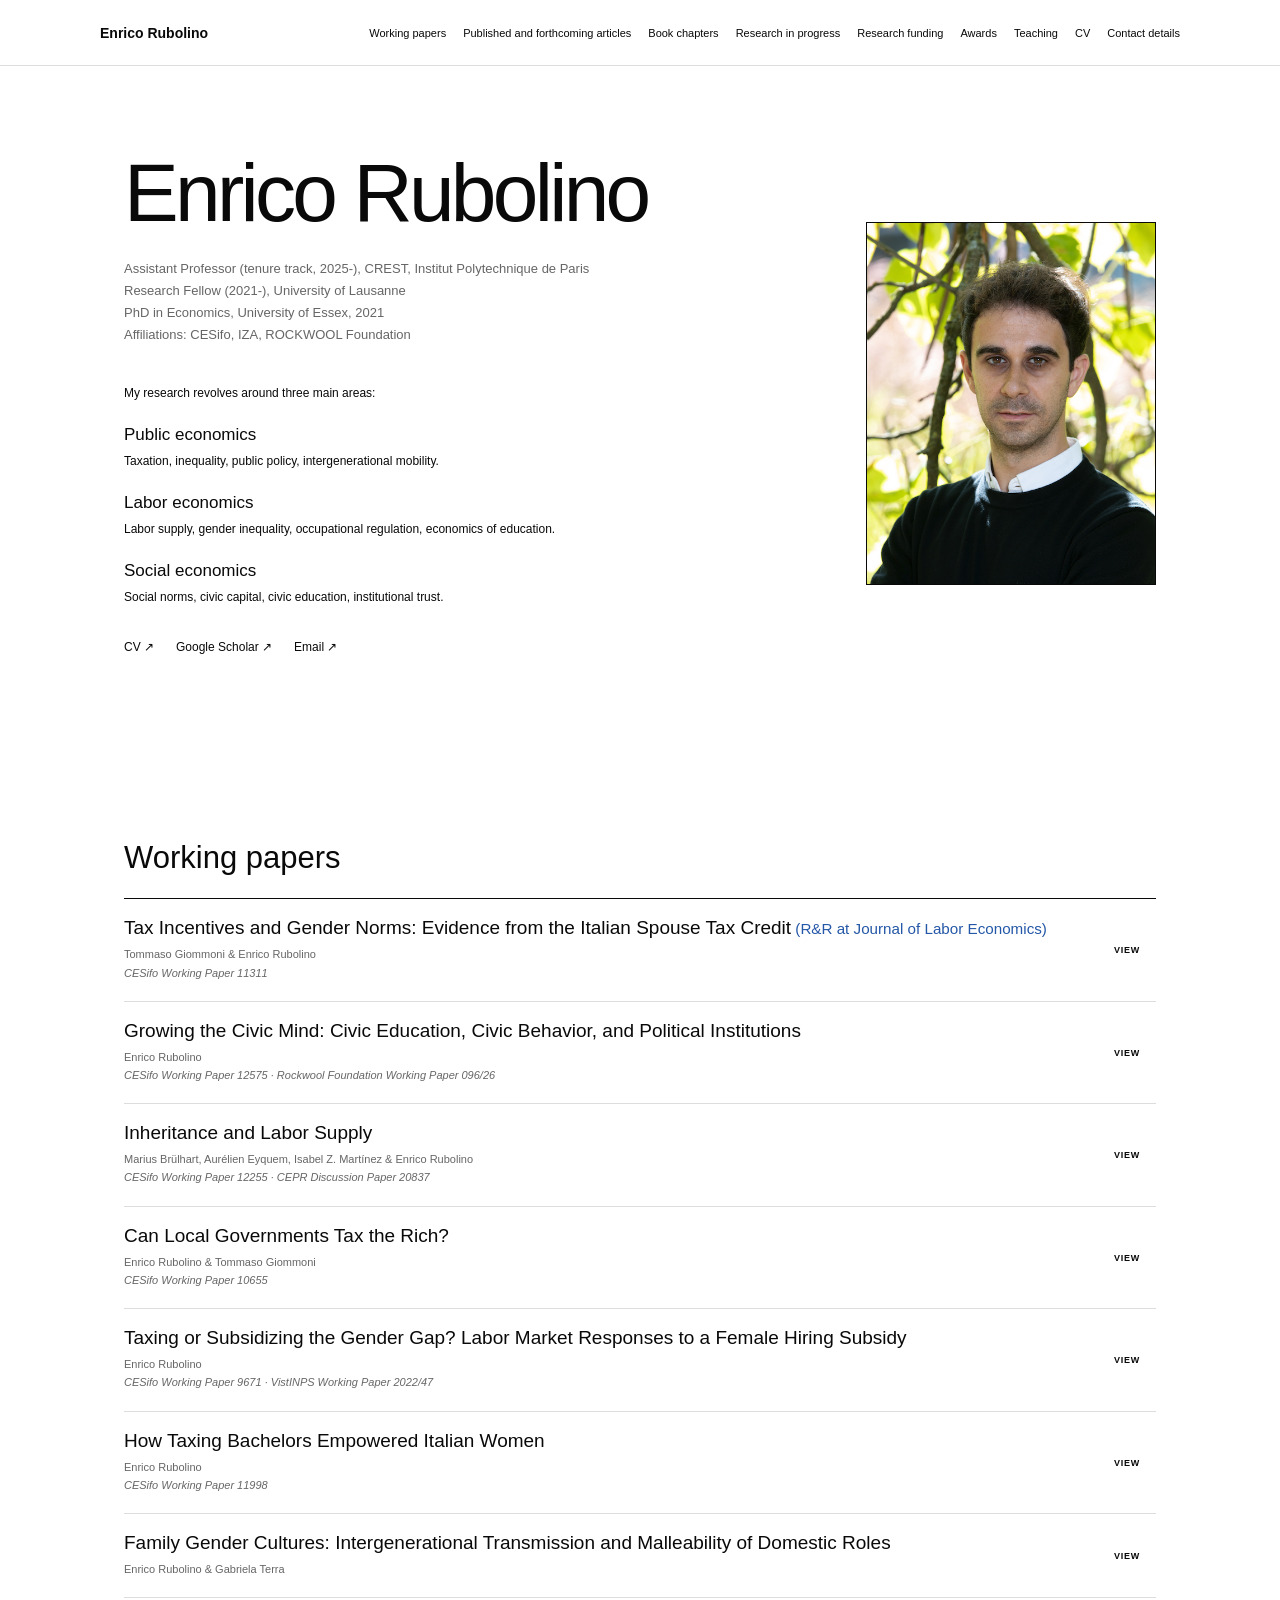
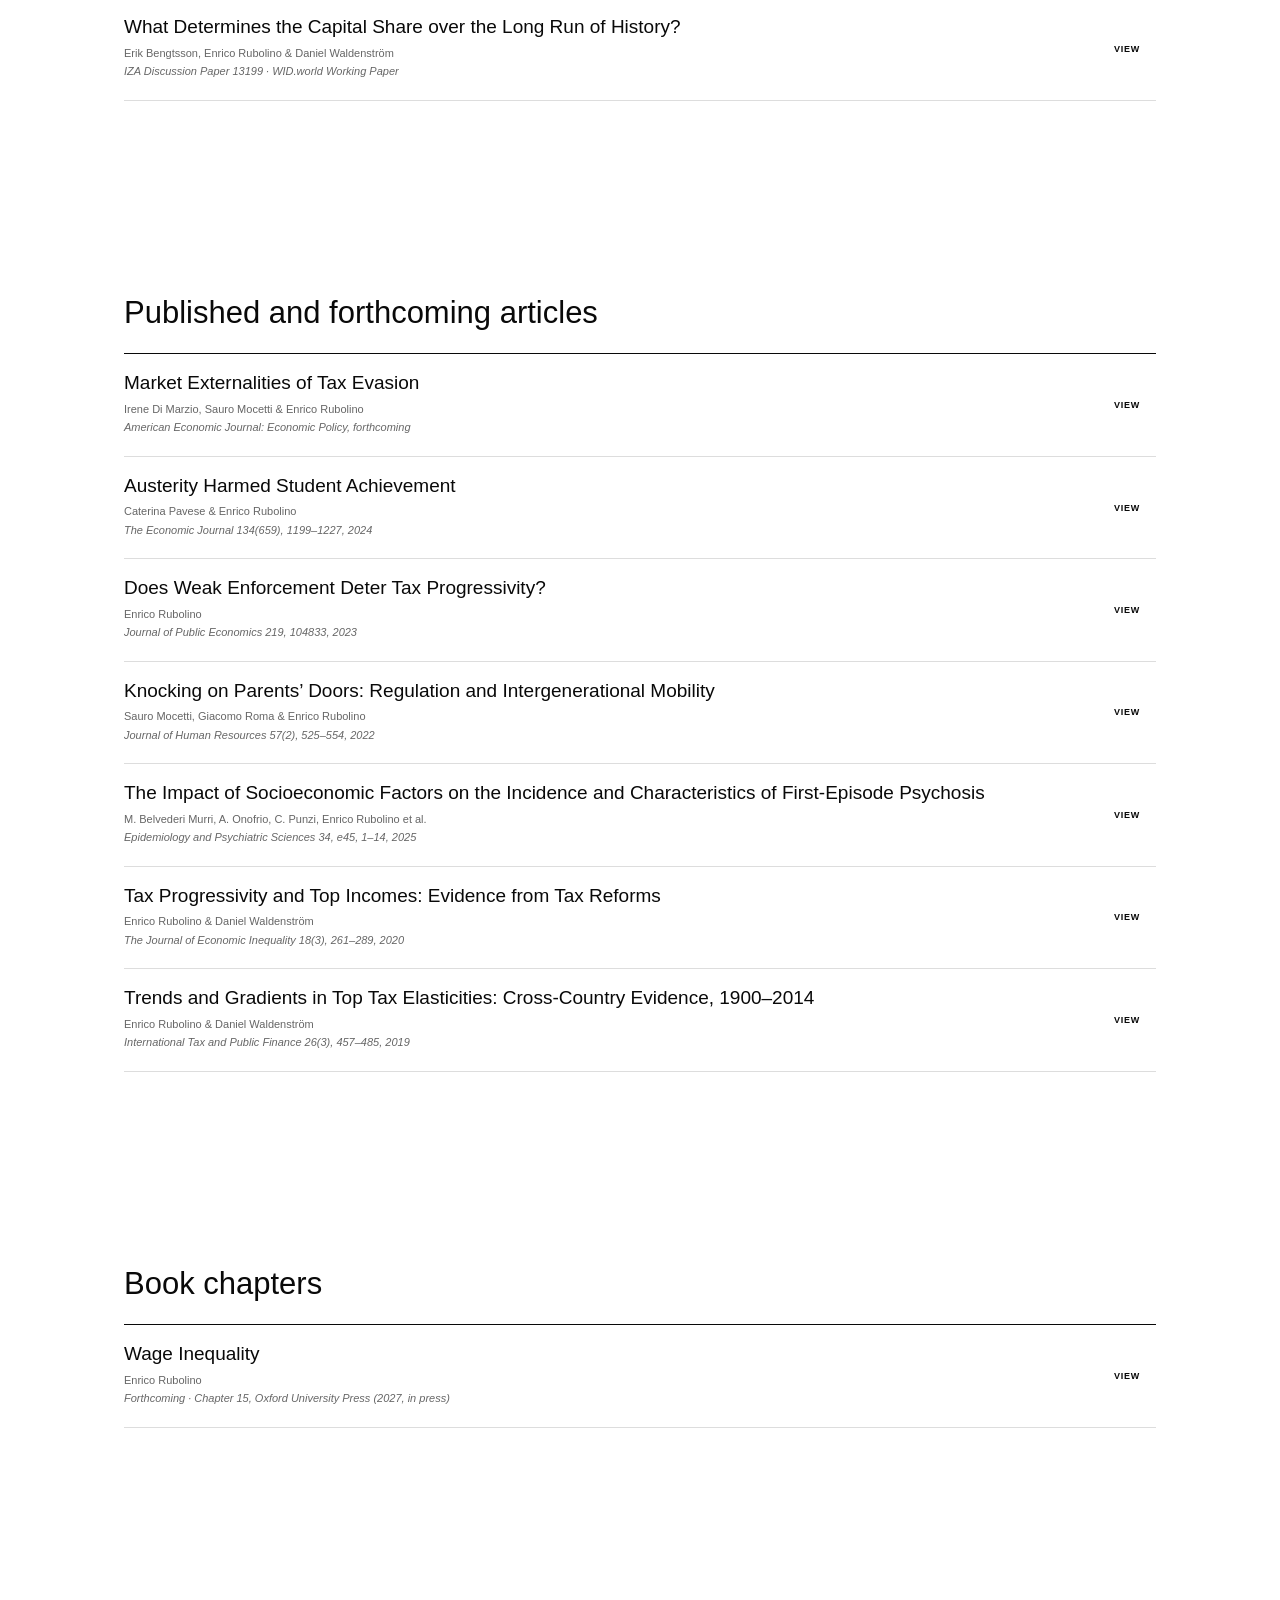
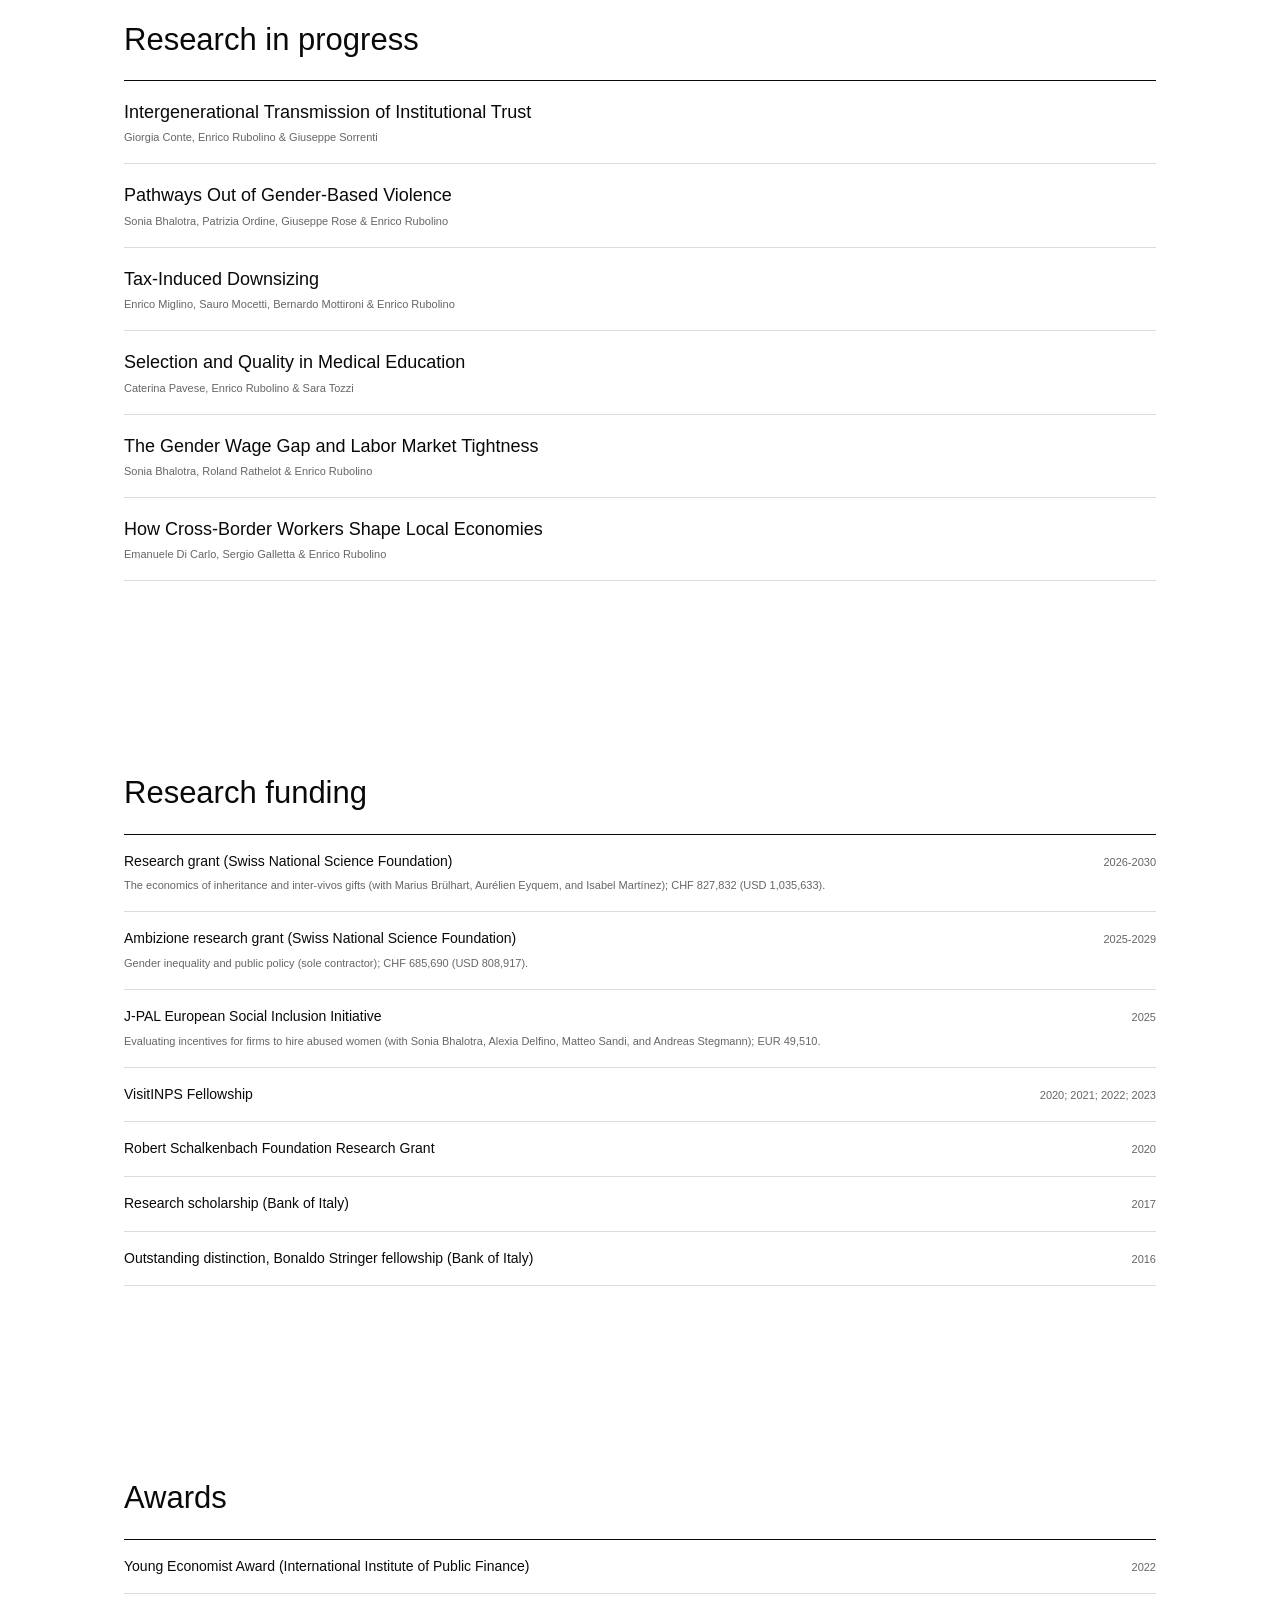
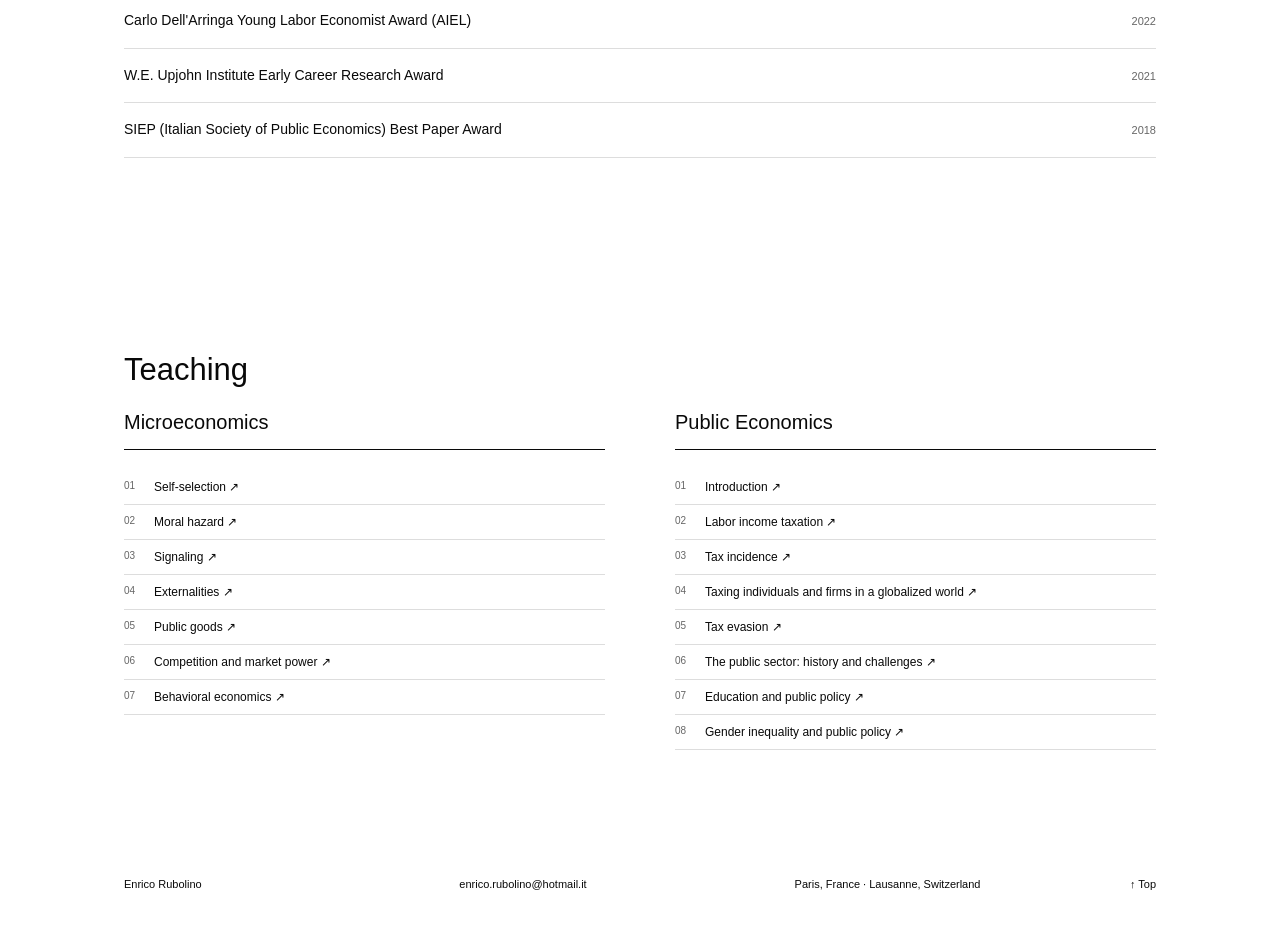
<file: index.html>
<!doctype html>
<html lang="en">
  <head>
    <meta charset="UTF-8">

    <meta
      name="viewport"
      content="width=device-width, initial-scale=1"
    >

    <title>Enrico Rubolino</title>

    <meta
      name="description"
      content="Enrico Rubolino is an economist working in public economics, labor economics, and social economics."
    >

    <meta name="author" content="Enrico Rubolino">

    <meta
      name="keywords"
      content="Enrico Rubolino, economist, public economics, labor economics, taxation, inequality, gender economics, social economics, CREST, Institut Polytechnique de Paris, University of Lausanne"
    >

    <meta name="robots" content="index, follow">

    <link
      rel="canonical"
      href="https://enricorubolino.github.io/"
    >

    <link rel="stylesheet" href="styles.css">

    <!-- Structured data for Google -->
    <script type="application/ld+json">
    {
      "@context": "https://schema.org",
      "@type": "Person",
      "name": "Enrico Rubolino",
      "url": "https://enricorubolino.github.io/",
      "jobTitle": "Assistant Professor of Economics",
      "affiliation": [
        {
          "@type": "Organization",
          "name": "CREST, Institut Polytechnique de Paris"
        },
        {
          "@type": "Organization",
          "name": "University of Lausanne"
        }
      ],
      "sameAs": [
        "https://scholar.google.com/citations?hl=en&user=i5QBRO0AAAAJ"
      ],
      "knowsAbout": [
        "Public economics",
        "Labor economics",
        "Taxation",
        "Inequality",
        "Gender economics",
        "Social economics"
      ]
    }
    </script>

    <!-- Google Analytics -->
    <script
      async
      src="https://www.googletagmanager.com/gtag/js?id=G-C6QHWXHPRT"
    ></script>

    <script>
      window.dataLayer = window.dataLayer || [];

      function gtag() {
        dataLayer.push(arguments);
      }

      gtag("js", new Date());

      gtag("config", "G-C6QHWXHPRT", {
        anonymize_ip: true
      });
    </script>
  </head>

  <body>
    <main id="app"></main>

    <noscript>
      <p>
        Enrico Rubolino is an economist working in public economics,
        labor economics, taxation, inequality, gender, and social
        economics.
      </p>
    </noscript>

    <script src="data/content.js"></script>
    <script src="app.js"></script>
  </body>
</html>
</file>
<file: styles.css>
:root {
  --black: #090909;
  --white: #fff;
  --line: #ddd;
  --muted: #666;
}

* {
  box-sizing: border-box;
}

html {
  scroll-behavior: smooth;
  scroll-padding-top: 100px;
}

body {
  margin: 0;
  background: var(--white);
  color: var(--black);
  font-family: Helvetica, Arial, sans-serif;
  font-size: 14px;
}

a {
  color: inherit;
  text-decoration: none;
}

header {
  position: sticky;
  top: 0;
  z-index: 10;
  min-height: 66px;
  padding: 0 max(24px, calc((100vw - 1080px) / 2));
  background: rgba(255, 255, 255, 0.96);
  border-bottom: 1px solid var(--line);
  display: flex;
  align-items: center;
  justify-content: space-between;
}

.name {
  font-weight: 600;
  white-space: nowrap;
}

nav {
  display: flex;
  gap: 17px;
  align-items: center;
  font-size: 11px;
}

.intro,
.content,
footer {
  max-width: 1080px;
  margin: auto;
  padding-left: 24px;
  padding-right: 24px;
}

.intro {
  min-height: 680px;
  padding-top: 85px;
  padding-bottom: 90px;
  display: grid;
  grid-template-columns: 1fr 290px;
  gap: 80px;
  align-items: center;
}

h1,
h2,
h3,
p {
  margin-top: 0;
}

h1 {
  font: 400 clamp(48px, 6.5vw, 82px) / 0.98 Helvetica, Arial, sans-serif;
  letter-spacing: -0.045em;
  margin-bottom: 22px;
}

.affiliation {
  margin: 24px 0 38px;
  color: var(--muted);
  font-size: 13px;
  line-height: 1.7;
}

.research-summary {
  display: grid;
  gap: 20px;
  max-width: 690px;
}

.research-summary h2 {
  margin-bottom: 7px;
  font: 400 17px/1.25 Helvetica, Arial, sans-serif;
}

.research-summary p {
  margin: 0;
  font-size: 12px;
  line-height: 1.65;
}

.intro-links,
.actions {
  display: flex;
  flex-wrap: wrap;
  gap: 22px;
  margin-top: 32px;
  font-size: 12px;
}

.portrait {
  width: 100%;
  aspect-ratio: 4/5;
  overflow: hidden;
  background: #f5f5f5;
  border: 1px solid var(--black);
}

.portrait img {
  width: 100%;
  height: 100%;
  object-fit: cover;
}

.content {
  padding-top: 95px;
  padding-bottom: 100px;
}

.section-heading {
  display: flex;
  align-items: baseline;
  justify-content: space-between;
  margin-bottom: 24px;
}

.section-heading h2 {
  margin: 0;
  font: 400 31px/1.08 Helvetica, Arial, sans-serif;
}

.section-heading p {
  margin: 0;
  color: var(--muted);
  font-size: 11px;
}

.paper-list {
  border-top: 1px solid var(--black);
}

.paper {
  border-bottom: 1px solid var(--line);
}

.paper summary {
  display: grid;
  grid-template-columns: 1fr 42px;
  align-items: center;
  gap: 18px;
  padding: 17px 0;
  cursor: pointer;
  list-style: none;
}

.paper summary::-webkit-details-marker {
  display: none;
}

.paper h3 {
  margin-bottom: 6px;
  font: 400 clamp(15px, 1.6vw, 19px) / 1.3 Helvetica, Arial, sans-serif;
}

.paper summary p {
  margin: 0 0 3px;
  color: var(--muted);
  font-size: 11px;
  line-height: 1.4;
}

.paper summary .status {
  font-style: italic;
}

.paper summary > span {
  font-size: 9px;
  letter-spacing: 0.08em;
  text-transform: uppercase;
}

.paper summary i {
  display: none;
  font-style: normal;
}

.paper[open] summary b {
  display: none;
}

.paper[open] summary i {
  display: inline;
}

.paper-details {
  display: block;
  padding: 28px 0 38px;
  border-top: 1px solid var(--line);
}

.paper-details > div {
  width: 100%;
  max-width: none;
}

.paper-details > div > p {
  width: 100%;
  max-width: none;
  margin-bottom: 0;
  font-size: 14px;
  line-height: 1.65;
  text-align: justify;
  text-justify: inter-word;
}

.actions {
  margin-top: 32px;
}

.wip {
  margin: 0;
  padding: 0;
  border-top: 1px solid var(--black);
  list-style: none;
}

.wip li {
  padding: 20px 0;
  border-bottom: 1px solid var(--line);
}

.wip strong {
  font: 400 18px/1.3 Helvetica, Arial, sans-serif;
}

.wip .coauthors {
  display: block;
  margin-top: 7px;
  color: var(--muted);
  font-size: 11px;
}

.courses {
  display: grid;
  grid-template-columns: 1fr 1fr;
  gap: 70px;
}

.course h3 {
  padding-bottom: 14px;
  border-bottom: 1px solid var(--black);
  font: 400 20px/1.25 Helvetica, Arial, sans-serif;
}

.course ol {
  margin: 0;
  padding: 0;
  list-style: none;
}

.course li {
  display: grid;
  grid-template-columns: 30px 1fr;
  padding: 10px 0;
  border-bottom: 1px solid var(--line);
  font-size: 12px;
}

.course li span {
  color: var(--muted);
  font-size: 10px;
}

.cv-list {
  margin: 0;
  padding: 0;
  border-top: 1px solid var(--black);
  list-style: none;
}

.cv-list li {
  padding: 17px 0;
  border-bottom: 1px solid var(--line);
}

.cv-entry {
  display: grid;
  grid-template-columns: 1fr auto;
  align-items: baseline;
  gap: 24px;
}

.cv-entry strong {
  font-size: 14px;
  font-weight: 400;
  line-height: 1.4;
}

.cv-year {
  color: var(--muted);
  font-size: 11px;
  white-space: nowrap;
}

.cv-list p {
  max-width: 850px;
  margin: 6px 0 0;
  color: var(--muted);
  font-size: 11px;
  line-height: 1.55;
}

footer {
  display: grid;
  grid-template-columns: 1fr 1fr 1fr auto;
  gap: 20px;
  padding-top: 28px;
  padding-bottom: 40px;
  font-size: 11px;
}

footer p {
  margin: 0;
}

a:hover {
  text-decoration: underline;
  text-underline-offset: 3px;
}

@media (max-width: 900px) {
  header {
    align-items: flex-start;
    gap: 18px;
    padding: 12px 18px;
  }

  nav {
    flex-wrap: wrap;
    justify-content: flex-end;
    gap: 8px 14px;
  }

  .intro,
  .content,
  footer {
    padding-left: 18px;
    padding-right: 18px;
  }

  .intro {
    grid-template-columns: 1fr;
    gap: 38px;
    padding-top: 70px;
  }

  .portrait {
    grid-row: 1;
    width: 210px;
  }

  .courses {
    grid-template-columns: 1fr;
    gap: 44px;
  }

  footer {
    grid-template-columns: 1fr;
    gap: 10px;
  }
}

@media (max-width: 560px) {
  header .name {
    display: none;
  }

  nav {
    justify-content: flex-start;
  }

  .section-heading {
    display: block;
  }

  .section-heading p {
    margin-top: 10px;
  }

  .paper-details > div > p {
    text-align: left;
  }

  .cv-entry {
    grid-template-columns: 1fr;
    gap: 4px;
  }

  .cv-year {
    white-space: normal;
  }
}

@media (prefers-reduced-motion: reduce) {
  html {
    scroll-behavior: auto;
  }
}

.paper-revision {
  color: #2457A7;
  font-size: 0.80em;
  font-weight: normal;
}
</file>
